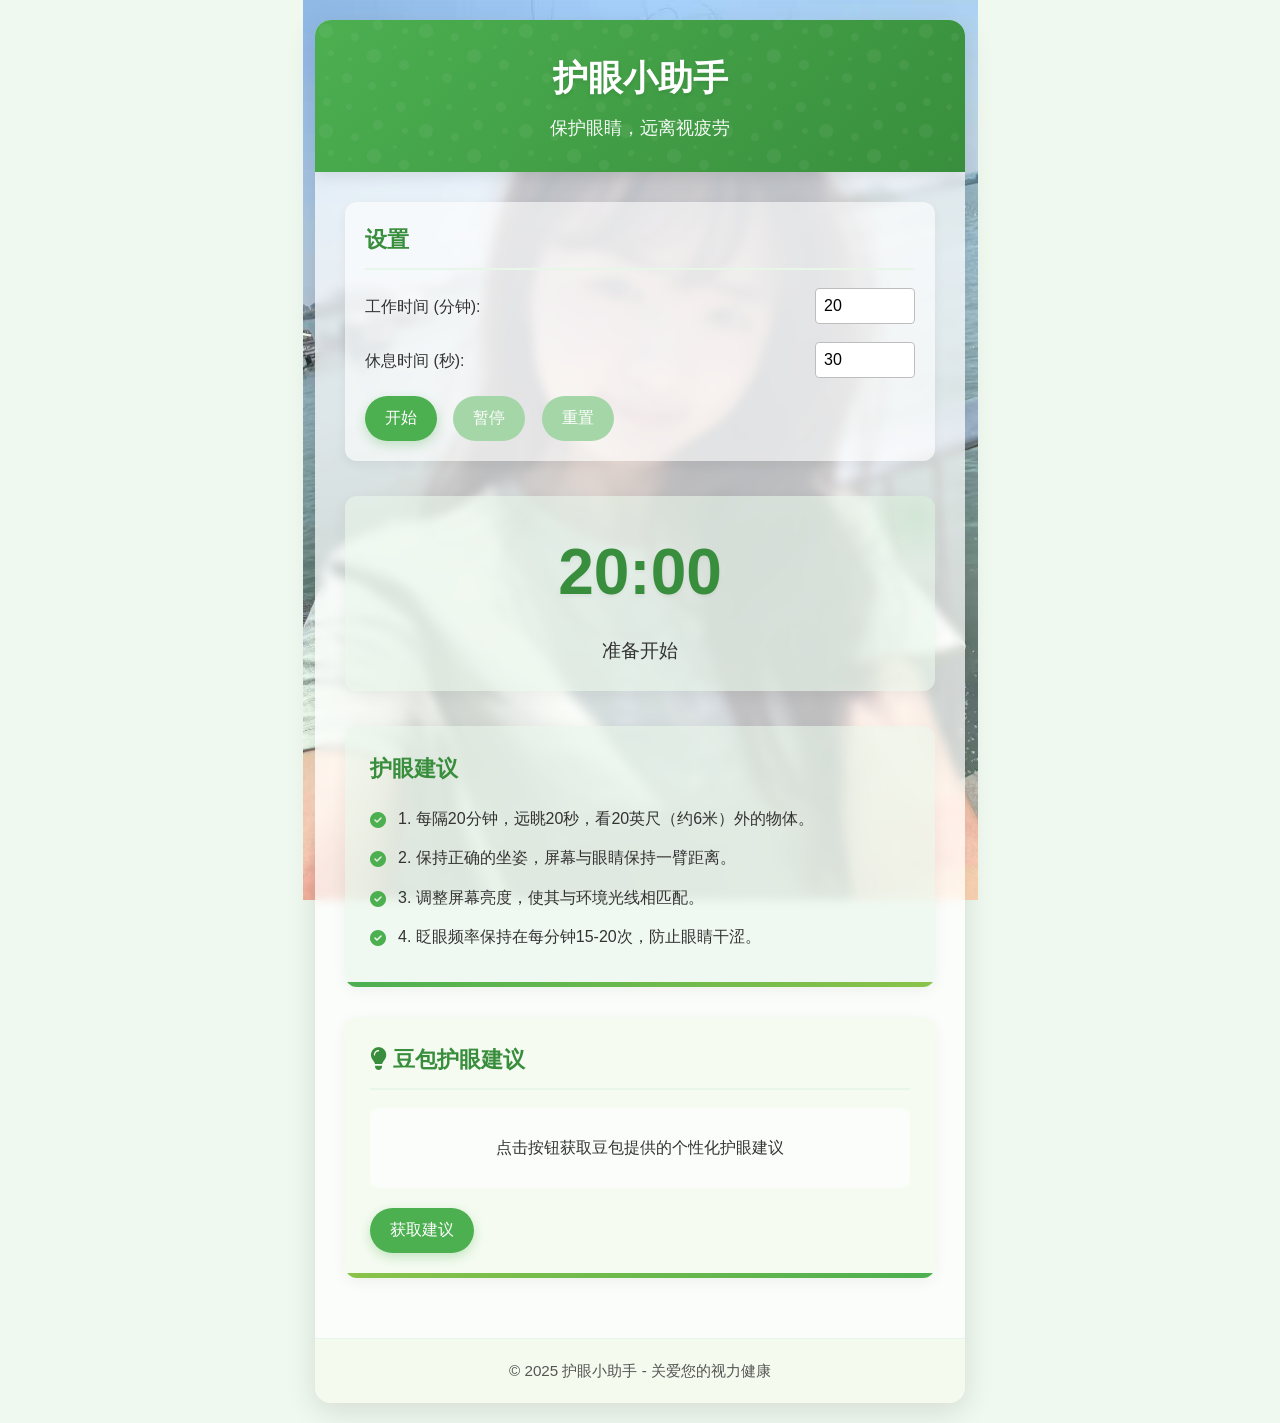
<file: index.html>
<!DOCTYPE html>
<html lang="zh-CN">
<head>
    <meta charset="UTF-8">
    <meta name="viewport" content="width=device-width, initial-scale=1.0">
    <title>护眼小助手</title>
    <link rel="stylesheet" href="./eye_protection_app/styles.css">
    <!-- 添加Font Awesome图标库 -->
    <link rel="stylesheet" href="https://cdnjs.cloudflare.com/ajax/libs/font-awesome/6.4.0/css/all.min.css">
</head>
<body>
    <div class="container">
        <header>
            <h1>护眼小助手</h1>
            <p>保护眼睛，远离视疲劳</p>
        </header>

        <main>
            <section class="settings">
                <h2>设置</h2>
                <div class="setting-item">
                    <label for="interval">工作时间 (分钟):</label>
                    <input type="number" id="interval" min="1" max="120" value="20">
                </div>
                <div class="setting-item">
                    <label for="rest">休息时间 (秒):</label>
                    <input type="number" id="rest" min="10" max="300" value="30">
                </div>
                <button id="start-btn" class="btn">开始</button>
                <button id="pause-btn" class="btn" disabled>暂停</button>
                <button id="reset-btn" class="btn" disabled>重置</button>
            </section>

            <section class="timer">
                <div class="timer-display">
                    <span id="minutes">20</span>:<span id="seconds">00</span>
                </div>
                <div class="status" id="status">准备开始</div>
            </section>

            <section class="tips" id="tips">
                <h2>护眼建议</h2>
                <div class="tip-content">
                    <p>1. 每隔20分钟，远眺20秒，看20英尺（约6米）外的物体。</p>
                    <p>2. 保持正确的坐姿，屏幕与眼睛保持一臂距离。</p>
                    <p>3. 调整屏幕亮度，使其与环境光线相匹配。</p>
                    <p>4. 眨眼频率保持在每分钟15-20次，防止眼睛干涩。</p>
                </div>
            </section>

            <section class="doubao-advice" id="doubao-advice">
                <h2><i class="fas fa-lightbulb"></i> 豆包护眼建议</h2>
                <div class="advice-content">
                    <p>点击按钮获取豆包提供的个性化护眼建议</p>
                </div>
                <button id="get-advice-btn" class="btn">获取建议</button>
                <div class="loading" id="loading"><i class="fas fa-spinner fa-spin"></i> 加载中...</div>
            </section>
        </main>

        <footer>
            <p>© 2025 护眼小助手 - 关爱您的视力健康</p>
        </footer>
    </div>

    <!-- 休息提醒模态框 -->
    <div id="rest-modal" class="modal">
        <div class="modal-content">
            <span class="close-btn">&times;</span>
            <h2>该休息了！</h2>
            <div class="rest-tip">
                <p id="rest-tip-text">请远眺20秒，放松您的眼睛。</p>
            </div>
            <button id="continue-btn" class="btn">继续工作</button>
        </div>
    </div>

    <script src="./eye_protection_app/script.js"></script>
</body>
</html>
</file>
<file: eye_protection_app/styles.css>
/* 基础样式重置 */
* {
    margin: 0;
    padding: 0;
    box-sizing: border-box;
}

:root {
    --primary-color: #4CAF50;
    --primary-dark: #388E3C;
    --primary-light: #A5D6A7;
    --secondary-color: #8BC34A;
    --background-color: #f0f9f0;
    --card-color: rgba(255, 255, 255, 0.7);
    --text-color: #333333;
    --border-radius: 16px;
    --shadow: 0 8px 30px rgba(0, 0, 0, 0.12);
}

body {
    font-family: 'Segoe UI', Tahoma, Geneva, Verdana, sans-serif;  
    background-image: url('images/background.jpg.jpg');
    background-size: contain;
    background-position: center;
    background-attachment: fixed;
    background-repeat: no-repeat;
    background-color: #f0f9f0;
    color: var(--text-color);
    line-height: 1.6;
    display: flex;
    justify-content: center;
    align-items: center;
    min-height: 100vh;
    padding: 20px;
}

/* 容器样式 */
.container {
    background-color: var(--card-color);
    backdrop-filter: blur(5px);
    border-radius: var(--border-radius);
    box-shadow: var(--shadow);
    width: 100%;
    max-width: 650px;
    overflow: hidden;
    transition: all 0.3s ease;
    position: relative;
}

/* 头部样式 */
header {
    background: linear-gradient(135deg, var(--primary-color), var(--primary-dark));
    color: white;
    padding: 30px 20px;
    text-align: center;
    position: relative;
    overflow: hidden;
    box-shadow: 0 4px 15px rgba(0, 0, 0, 0.1);
}

header::before {
    content: '';
    position: absolute;
    top: 0;
    left: 0;
    right: 0;
    bottom: 0;
    background-image: url("data:image/svg+xml,%3Csvg width='100' height='100' viewBox='0 0 100 100' xmlns='http://www.w3.org/2000/svg'%3E%3Cpath d='M11 18c3.866 0 7-3.134 7-7s-3.134-7-7-7-7 3.134-7 7 3.134 7 7 7zm48 25c3.866 0 7-3.134 7-7s-3.134-7-7-7-7 3.134-7 7 3.134 7 7 7zm-43-7c1.657 0 3-1.343 3-3s-1.343-3-3-3-3 1.343-3 3 1.343 3 3 3zm63 31c1.657 0 3-1.343 3-3s-1.343-3-3-3-3 1.343-3 3 1.343 3 3 3zM34 90c1.657 0 3-1.343 3-3s-1.343-3-3-3-3 1.343-3 3 1.343 3 3 3zm56-76c1.657 0 3-1.343 3-3s-1.343-3-3-3-3 1.343-3 3 1.343 3 3 3zM12 86c2.21 0 4-1.79 4-4s-1.79-4-4-4-4 1.79-4 4 1.79 4 4 4zm28-65c2.21 0 4-1.79 4-4s-1.79-4-4-4-4 1.79-4 4 1.79 4 4 4zm23-11c2.76 0 5-2.24 5-5s-2.24-5-5-5-5 2.24-5 5 2.24 5 5 5zm-6 60c2.21 0 4-1.79 4-4s-1.79-4-4-4-4 1.79-4 4 1.79 4 4 4zm29 22c2.76 0 5-2.24 5-5s-2.24-5-5-5-5 2.24-5 5 2.24 5 5 5zM32 63c2.76 0 5-2.24 5-5s-2.24-5-5-5-5 2.24-5 5 2.24 5 5 5zm57-13c2.76 0 5-2.24 5-5s-2.24-5-5-5-5 2.24-5 5 2.24 5 5 5zm-9-21c1.105 0 2-.895 2-2s-.895-2-2-2-2 .895-2 2 .895 2 2 2zM60 91c1.105 0 2-.895 2-2s-.895-2-2-2-2 .895-2 2 .895 2 2 2zM35 41c1.105 0 2-.895 2-2s-.895-2-2-2-2 .895-2 2 .895 2 2 2zM12 60c1.105 0 2-.895 2-2s-.895-2-2-2-2 .895-2 2 .895 2 2 2z' fill='%23ffffff' fill-opacity='0.05' fill-rule='evenodd'/%3E%3C/svg%3E");
}

header h1 {
    font-size: 2.2rem;
    margin-bottom: 8px;
    position: relative;
    z-index: 1;
    text-shadow: 0 2px 4px rgba(0, 0, 0, 0.1);
}

header p {
    font-size: 1.1rem;
    opacity: 0.95;
    position: relative;
    z-index: 1;
}

/* 主要内容区域 */
main {
    padding: 30px;
    position: relative;
    z-index: 1;
}

/* 设置区域样式 */
.settings {
    margin-bottom: 35px;
    background-color: rgba(255, 255, 255, 0.6);
    padding: 20px;
    border-radius: 12px;
    box-shadow: 0 4px 12px rgba(0, 0, 0, 0.05);
}

.settings h2 {
    color: var(--primary-dark);
    margin-bottom: 18px;
    padding-bottom: 10px;
    border-bottom: 2px solid #E8F5E9;
    font-size: 1.4rem;
}

.setting-item {
    margin-bottom: 18px;
    display: flex;
    justify-content: space-between;
    align-items: center;
}

.setting-item label {
    font-weight: 500;
    color: #333;
}

.setting-item input {
    width: 100px;
    padding: 8px;
    border: 1px solid #BDBDBD;
    border-radius: 4px;
    font-size: 1rem;
}

/* 按钮样式 */
.btn {
    background-color: var(--primary-color);
    color: white;
    border: none;
    padding: 12px 20px;
    border-radius: 30px;
    cursor: pointer;
    font-size: 1rem;
    margin-right: 12px;
    transition: all 0.3s ease;
    box-shadow: 0 4px 12px rgba(76, 175, 80, 0.3);
}

.btn:hover {
    background-color: var(--primary-dark);
    transform: translateY(-2px);
    box-shadow: 0 6px 16px rgba(76, 175, 80, 0.4);
}

.btn:disabled {
    background-color: var(--primary-light);
    cursor: not-allowed;
    transform: none;
    box-shadow: none;
}

/* 计时器样式 */
.timer {
    text-align: center;
    margin-bottom: 35px;
    padding: 25px;
    background-color: rgba(232, 245, 233, 0.6);
    border-radius: 12px;
    box-shadow: 0 4px 15px rgba(0, 0, 0, 0.05);
    position: relative;
    overflow: hidden;
}

.timer::after {
    content: '';
    position: absolute;
    top: 0;
    right: 0;
    width: 100px;
    height: 100px;
    background: radial-gradient(circle, rgba(76,175,80,0.1) 0%, rgba(76,175,80,0) 70%);
    border-radius: 50%;
    transform: translate(30%, -30%);
}

.timer-display {
    font-size: 4rem;
    font-weight: bold;
    color: var(--primary-dark);
    margin-bottom: 12px;
    text-shadow: 0 2px 4px rgba(0, 0, 0, 0.05);
}

.status {
    font-size: 1.2rem;
    color: #333;
    font-weight: 500;
}

/* 护眼建议样式 */
.tips {
    background-color: rgba(232, 245, 233, 0.6);
    padding: 25px;
    border-radius: 12px;
    margin-bottom: 30px;
    box-shadow: 0 4px 15px rgba(0, 0, 0, 0.05);
    position: relative;
    overflow: hidden;
}

.tips::before {
    content: '';
    position: absolute;
    bottom: 0;
    left: 0;
    width: 100%;
    height: 5px;
    background: linear-gradient(to right, var(--primary-color), var(--secondary-color));
}

.tips h2 {
    color: var(--primary-dark);
    margin-bottom: 18px;
    font-size: 1.4rem;
}

.tip-content p {
    margin-bottom: 12px;
    color: #333;
    position: relative;
    padding-left: 28px;
    line-height: 1.7;
}

.tip-content p:before {
    content: '\f058';
    font-family: 'Font Awesome 6 Free';
    font-weight: 900;
    color: var(--primary-color);
    position: absolute;
    left: 0;
    top: 2px;
}

/* 豆包建议样式 */
.doubao-advice {
    background-color: rgba(241, 248, 233, 0.6);
    padding: 25px;
    border-radius: 12px;
    margin-bottom: 30px;
    box-shadow: 0 4px 15px rgba(0, 0, 0, 0.05);
    position: relative;
    overflow: hidden;
}

.doubao-advice::before {
    content: '';
    position: absolute;
    bottom: 0;
    left: 0;
    width: 100%;
    height: 5px;
    background: linear-gradient(to right, var(--secondary-color), var(--primary-color));
}

.doubao-advice h2 {
    color: var(--primary-dark);
    margin-bottom: 18px;
    padding-bottom: 10px;
    border-bottom: 2px solid #E8F5E9;
    font-size: 1.4rem;
}

.advice-content {
    margin-bottom: 20px;
    min-height: 80px;
    display: flex;
    align-items: center;
    justify-content: center;
    text-align: center;
    padding: 15px;
    background-color: rgba(255, 255, 255, 0.6);
    border-radius: 8px;
}

.loading {
    display: none;
    text-align: center;
    color: var(--primary-color);
    margin-top: 15px;
    font-size: 1.1rem;
}

/* 响应式调整 */
@media (max-width: 600px) {
    .container {
        max-width: 100%;
    }

    .bamboo-decoration {
        width: 60px;
        left: 5px;
    }

    header h1 {
        font-size: 1.8rem;
    }

    .timer-display {
        font-size: 3.2rem;
    }

    .btn {
        padding: 10px 16px;
        margin-right: 8px;
        font-size: 0.9rem;
    }
}

@media (max-width: 450px) {
    .bamboo-decoration {
        width: 40px;
        left: 5px;
    }

    header h1 {
        font-size: 1.6rem;
    }

    .timer-display {
        font-size: 2.8rem;
    }

    .btn {
        padding: 8px 12px;
        margin-right: 6px;
        font-size: 0.85rem;
    }

    main {
        padding: 20px;
    }
}

/* 页脚样式 */
footer {
    text-align: center;
    padding: 20px;
    background-color: rgba(241, 248, 233, 0.7);
    border-top: 1px solid #E8F5E9;
    font-size: 0.95rem;
    color: #555;
}

/* 动画效果 */
@keyframes fadeIn {
    from { opacity: 0; transform: translateY(10px); }
    to { opacity: 1; transform: translateY(0); }
}

.container, .timer, .tips, .doubao-advice {
    animation: fadeIn 0.5s ease-out forwards;
}

.timer {
    animation-delay: 0.1s;
}

.tips {
    animation-delay: 0.2s;
}

.doubao-advice {
    animation-delay: 0.3s;
}

/* 模态框样式 */
.modal {
    display: none;
    position: fixed;
    z-index: 1000;
    left: 0;
    top: 0;
    width: 100%;
    height: 100%;
    background-color: rgba(0, 0, 0, 0.5);
    animation: fadeIn 0.3s;
}

.modal-content {
    background-color: #fff;
    margin: 15% auto;
    padding: 25px;
    border-radius: 10px;
    width: 80%;
    max-width: 500px;
    text-align: center;
    animation: slideIn 0.3s;
    background-color: #E8F5E9;
}

.close-btn {
    color: #558B2F;
    float: right;
    font-size: 28px;
    font-weight: bold;
    cursor: pointer;
}

.close-btn:hover {
    color: #2E7D32;
}

.rest-tip {
    margin: 20px 0;
    font-size: 1.2rem;
    color: #2E7D32;
}

/* 动画效果 */
@keyframes fadeIn {
    from { opacity: 0; }
    to { opacity: 1; }
}

@keyframes slideIn {
    from { transform: translateY(-50px); opacity: 0; }
    to { transform: translateY(0); opacity: 1; }
}

/* 响应式设计 */
@media (max-width: 500px) {
    .container {
        border-radius: 0;
        width: 100%;
        height: 100vh;
        display: flex;
        flex-direction: column;
    }

    header {
        padding: 15px;
    }

    header h1 {
        font-size: 1.5rem;
    }

    main {
        padding: 15px;
        flex-grow: 1;
        overflow-y: auto;
    }

    .timer-display {
        font-size: 2.5rem;
    }

    .modal-content {
        margin: 30% auto;
        width: 95%;
    }
}

/* 绿色主题的额外样式 */
.green-bg {
    background-color: #81C784;
}

.green-text {
    color: #2E7D32;
}

/* 休息模式样式 */
body.rest-mode {
    background-size: contain;
    background-position: center;
    background-repeat: no-repeat;
}

/* 鼠标悬停在空白区域时的背景样式 */
body.hover-blank {
    background-size: contain;
    background-position: center;
    background-repeat: no-repeat;
}

body.hover-blank .container {
    background-color: rgba(255, 255, 255, 0.1);
    backdrop-filter: blur(0px);
}

body.hover-blank .settings,
body.hover-blank .timer,
body.hover-blank .tips,
body.hover-blank .doubao-advice,
body.hover-blank footer {
    background-color: rgba(255, 255, 255, 0.05);
}

body.rest-mode .container {
    background-color: rgba(255, 255, 255, 0.1);
    backdrop-filter: blur(0px);
}

body.rest-mode .settings,
body.rest-mode .timer,
body.rest-mode .tips,
body.rest-mode .doubao-advice,
body.rest-mode footer {
    background-color: rgba(255, 255, 255, 0.05);
}
</file>
